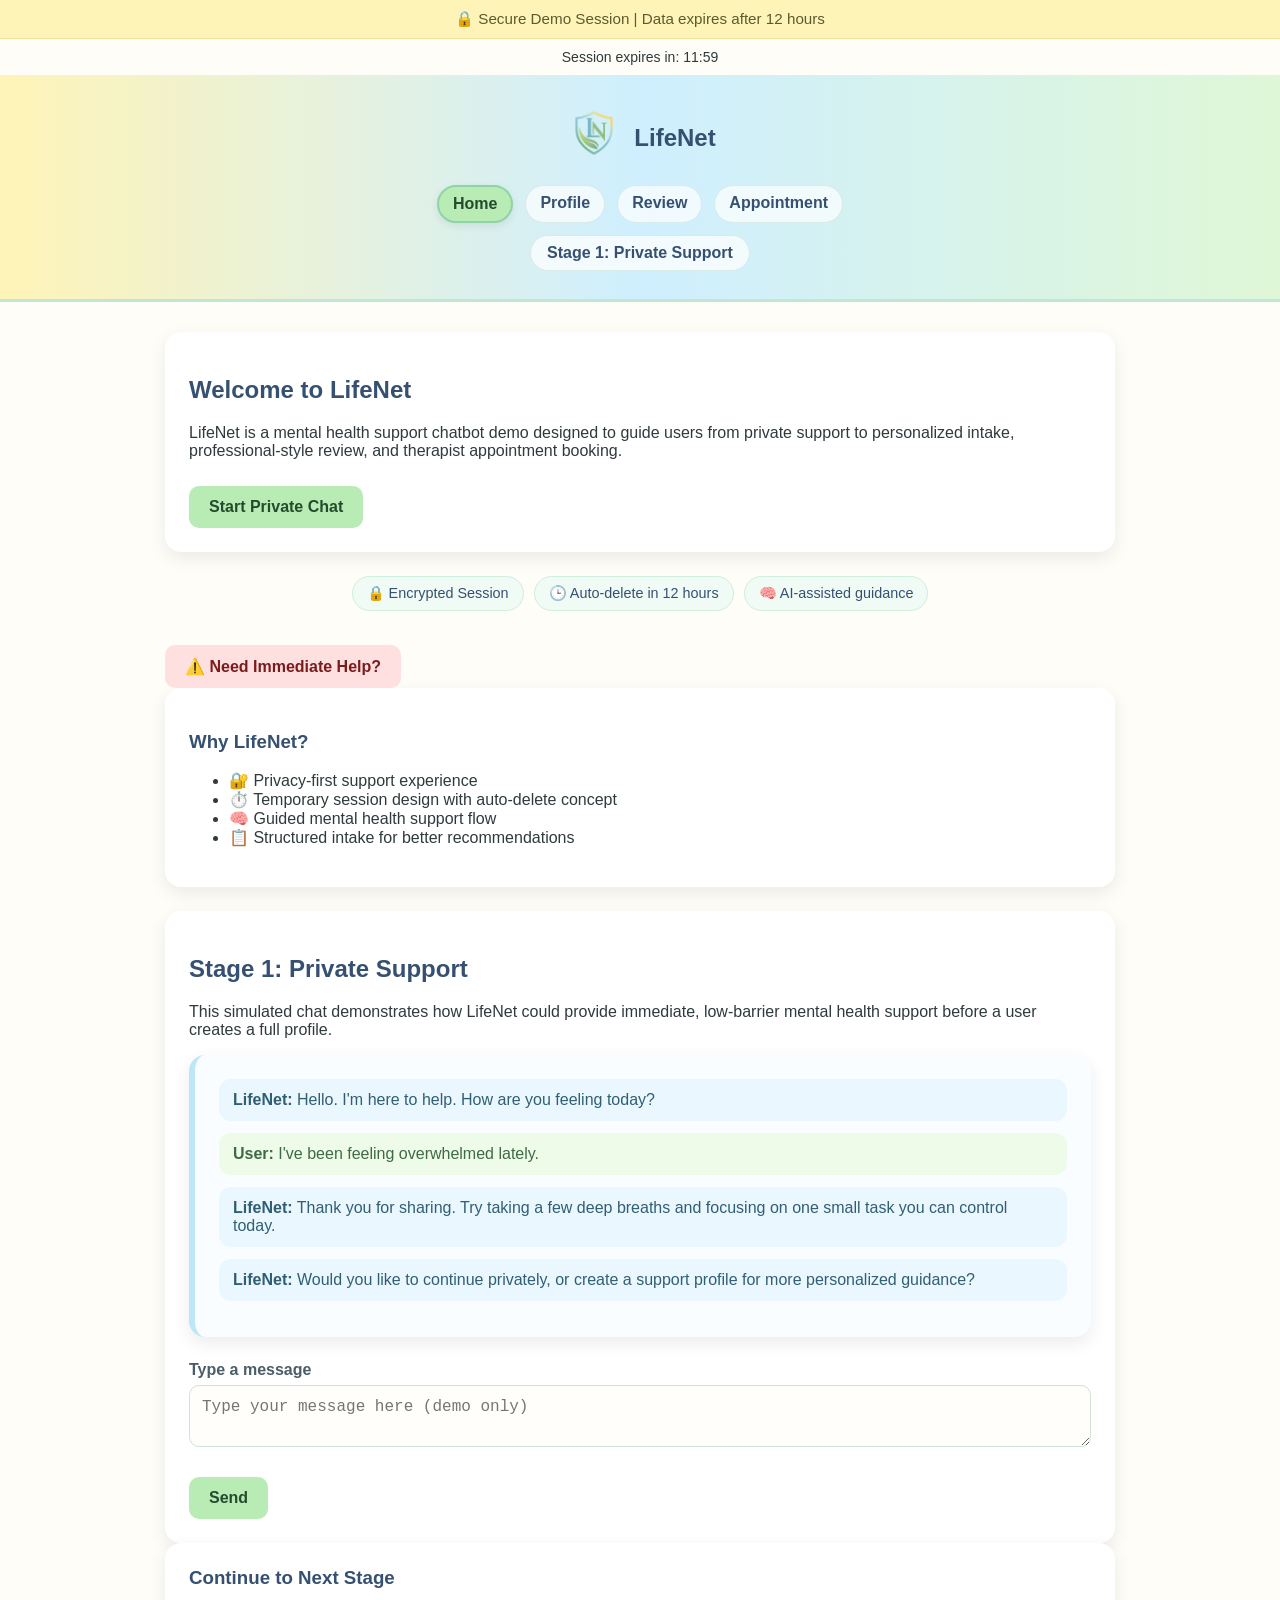
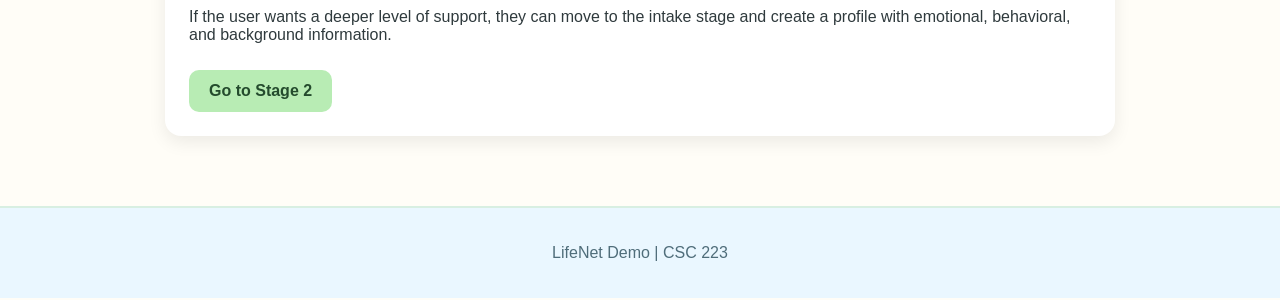
<file: index.html>
<!DOCTYPE html>
<html lang="en">
<head>
  <meta charset="UTF-8">
  <meta name="viewport" content="width=device-width, initial-scale=1.0">
  <title>LifeNet | Private Support</title>
  <link rel="stylesheet" href="style.css">
</head>
<body>

<div class="top-banner">
  🔒 Secure Demo Session | Data expires after 12 hours
</div>

<div id="sessionTimer" style="text-align:center; font-size:14px; margin:10px 0;">
  Session expires in: 12:00
</div>

<header>
  <div class="container app-header">
    <div class="logo-area">
      <img src="logo.png" alt="Life Net Logo" class="logo-img">
      <h1>LifeNet</h1>
    </div>

   <nav class="top-nav">
  <a href="index.html" class="active-tab">Home</a>
  <a href="profile.html">Profile</a>
  <a href="review.html">Review</a>
  <a href="appointment.html">Appointment</a>
</nav>

    <div class="nav-area">
      <p>Stage 1: Private Support</p>
    </div>
  </div>
</header>



<main class="container">

  <section class="welcome">
    <h2>Welcome to LifeNet</h2>
    <p>
      LifeNet is a mental health support chatbot demo designed to guide users
      from private support to personalized intake, professional-style review,
      and therapist appointment booking.
    </p>
    <a href="#chat" class="button">Start Private Chat</a>
  </section>

<div class="security-badges">
  <div class="badge">🔒 Encrypted Session</div>
  <div class="badge">🕒 Auto-delete in 12 hours</div>
  <div class="badge">🧠 AI-assisted guidance</div>
</div>

<button class="button" style="background:#ffe0e0; color:#7a1c1c;" onclick="crisisAlert()">
  ⚠️ Need Immediate Help?
</button>

  <div class="info-box">
    <h3>Why LifeNet?</h3>
    <ul>
      <li>🔐 Privacy-first support experience</li>
      <li>⏱️ Temporary session design with auto-delete concept</li>
      <li>🧠 Guided mental health support flow</li>
      <li>📋 Structured intake for better recommendations</li>
    </ul>
  </div>

  <section class="form-card">
    <h2>Stage 1: Private Support</h2>
    <p>
      This simulated chat demonstrates how LifeNet could provide immediate,
      low-barrier mental health support before a user creates a full profile.
    </p>

    <div class="chat-window">
      <div class="bot">
        <strong>LifeNet:</strong> Hello. I'm here to help. How are you feeling today?
      </div>

      <div class="user">
        <strong>User:</strong> I've been feeling overwhelmed lately.
      </div>

      <div class="bot">
        <strong>LifeNet:</strong> Thank you for sharing. Try taking a few deep breaths and focusing on one small task you can control today.
      </div>

      <div class="bot">
        <strong>LifeNet:</strong> Would you like to continue privately, or create a support profile for more personalized guidance?
      </div>
    </div>

    <label for="demoMessage">Type a message</label>
    <textarea id="demoMessage" placeholder="Type your message here (demo only)"></textarea>

    <button type="button" onclick="demoAlert()">Send</button>
  </section>

  <div class="form-card">
    <h3>Continue to Next Stage</h3>
    <p>
      If the user wants a deeper level of support, they can move to the intake stage
      and create a profile with emotional, behavioral, and background information.
    </p>
    <a href="profile.html" class="button">Go to Stage 2</a>
  </div>

</main>

<footer>
  <p>LifeNet Demo | CSC 223</p>
</footer>

<script src="script.js"></script>
</body>
</html>
</file>
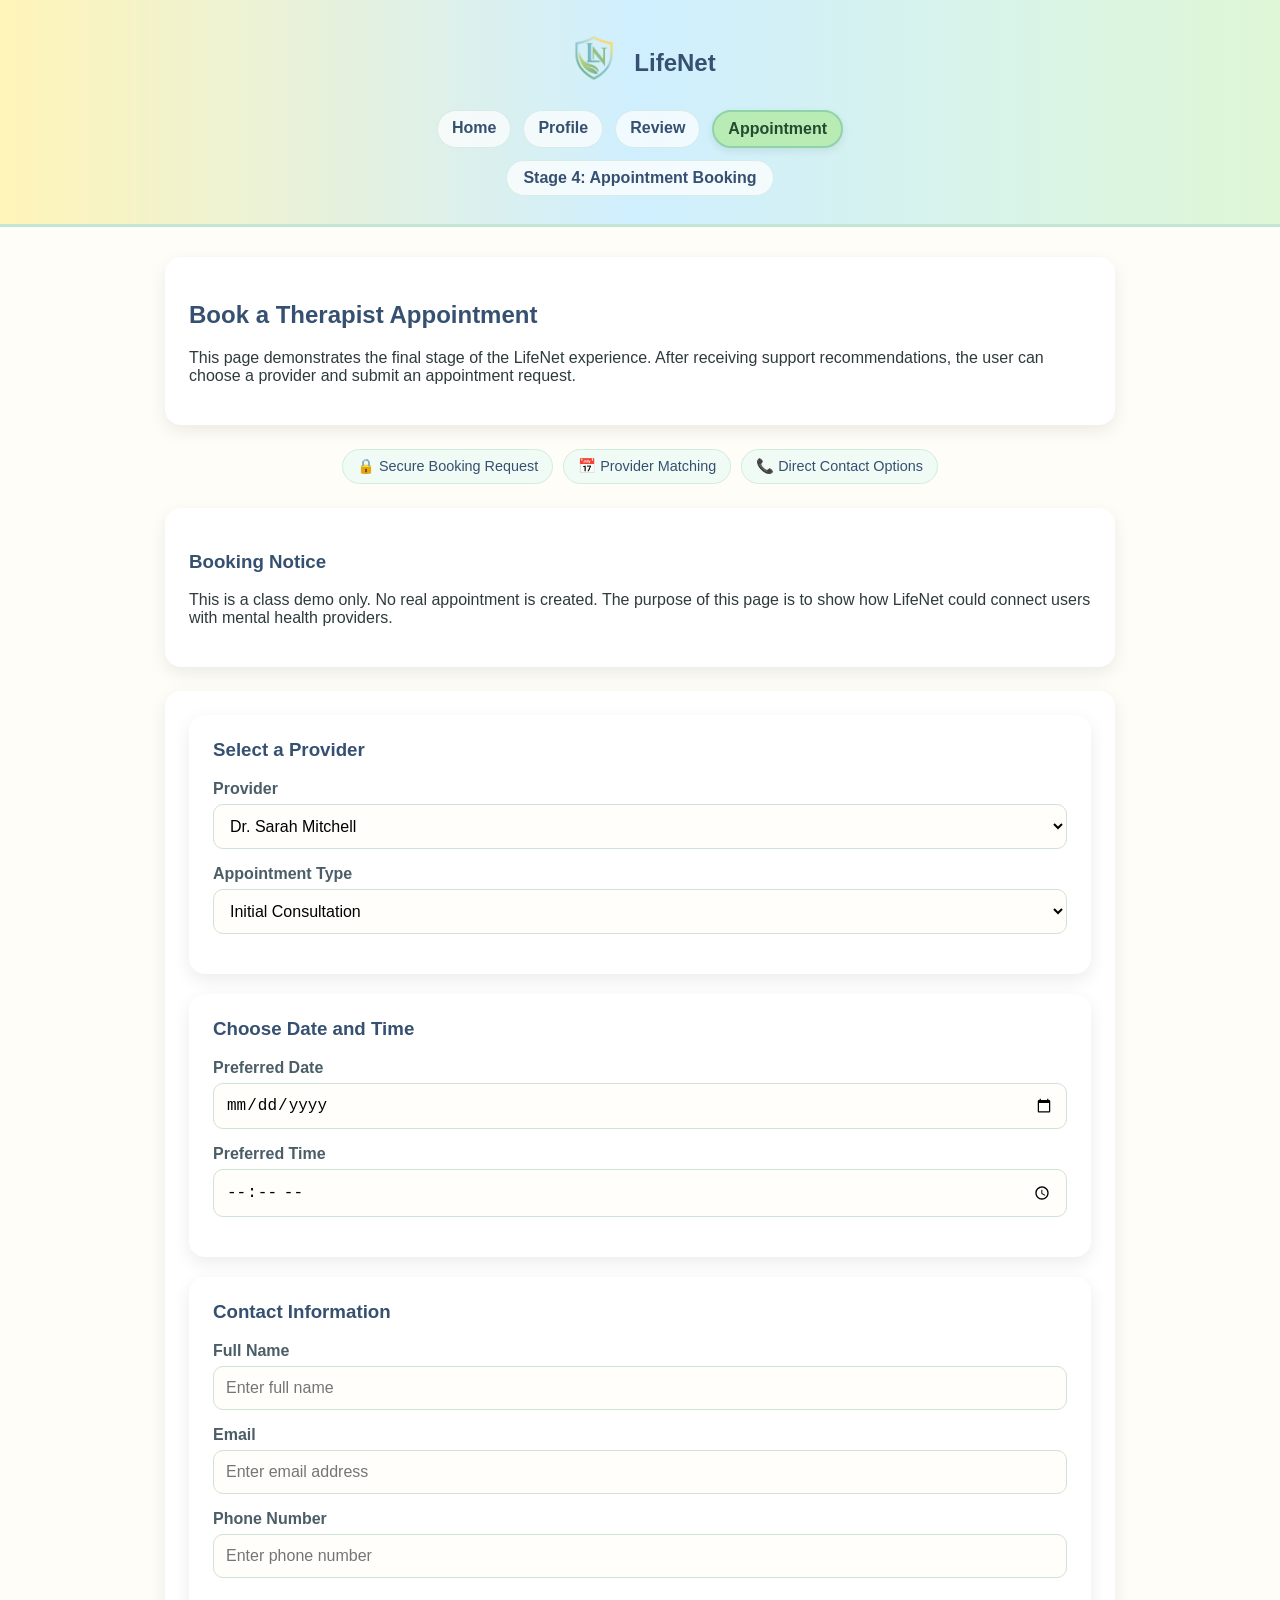
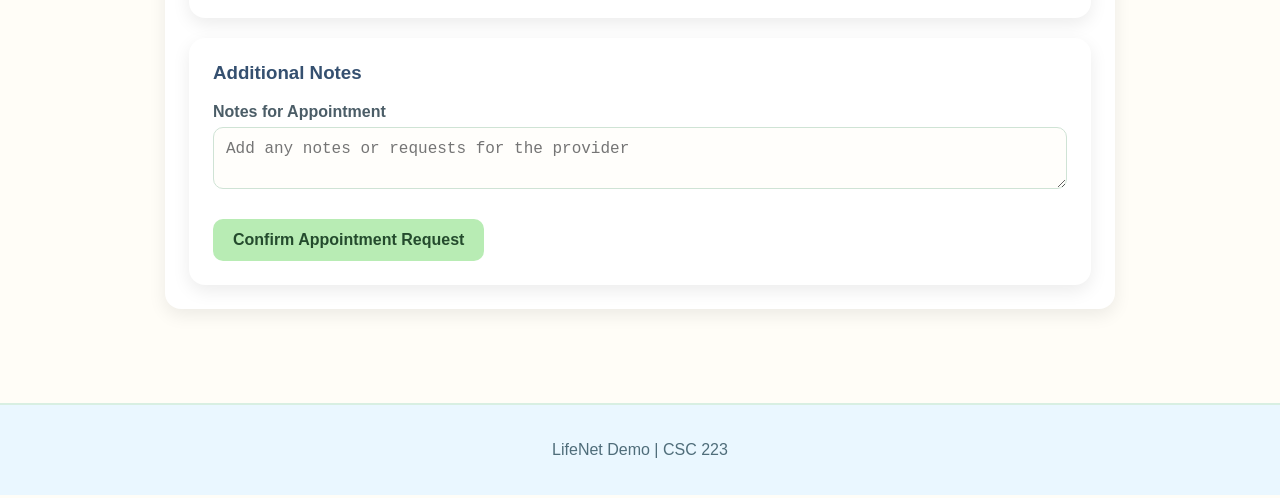
<file: appointment.html>
<!DOCTYPE html>
<html lang="en">
<head>
  <meta charset="UTF-8">
  <meta name="viewport" content="width=device-width, initial-scale=1.0">
  <title>LifeNet | Appointment Booking</title>
  <link rel="stylesheet" href="style.css">
</head>
<body>

<header>
  <div class="container app-header">
    <div class="logo-area">
      <img src="logo.png" alt="Life Net Logo" class="logo-img">
      <h1>LifeNet</h1>
    </div>

   <nav class="top-nav">
  <a href="index.html">Home</a>
  <a href="profile.html">Profile</a>
  <a href="review.html">Review</a>
  <a href="appointment.html" class="active-tab">Appointment</a>
</nav>

    <div class="nav-area">
      <p>Stage 4: Appointment Booking</p>
    </div>
  </div>
</header>

<main class="container">

  <section class="welcome">
    <h2>Book a Therapist Appointment</h2>
    <p>
      This page demonstrates the final stage of the LifeNet experience. After
      receiving support recommendations, the user can choose a provider and submit
      an appointment request.
    </p>
  </section>

<div class="security-badges">
  <div class="badge">🔒 Secure Booking Request</div>
  <div class="badge">📅 Provider Matching</div>
  <div class="badge">📞 Direct Contact Options</div>
</div>


  <div class="info-box">
    <h3>Booking Notice</h3>
    <p>
      This is a class demo only. No real appointment is created. The purpose of
      this page is to show how LifeNet could connect users with mental health providers.
    </p>
  </div>

  <form class="intake-form">

    <div class="form-card">
      <h3>Select a Provider</h3>

      <label for="provider">Provider</label>
      <select id="provider">
        <option>Dr. Sarah Mitchell</option>
        <option>MindCare Wellness Center</option>
        <option>Green Path Counseling</option>
      </select>

      <label for="appointmentType">Appointment Type</label>
      <select id="appointmentType">
        <option>Initial Consultation</option>
        <option>Follow-Up Session</option>
        <option>Virtual Therapy Session</option>
      </select>
    </div>

    <div class="form-card">
      <h3>Choose Date and Time</h3>

      <label for="date">Preferred Date</label>
      <input type="date" id="date">

      <label for="time">Preferred Time</label>
      <input type="time" id="time">
    </div>

    <div class="form-card">
      <h3>Contact Information</h3>

      <label for="fullName">Full Name</label>
      <input type="text" id="fullName" placeholder="Enter full name">

      <label for="email">Email</label>
      <input type="email" id="email" placeholder="Enter email address">

      <label for="phone">Phone Number</label>
      <input type="tel" id="phone" placeholder="Enter phone number">
    </div>

    <div class="form-card">
      <h3>Additional Notes</h3>

      <label for="notes">Notes for Appointment</label>
      <textarea id="notes" placeholder="Add any notes or requests for the provider"></textarea>

      <button type="button" onclick="appointmentAlert()">Confirm Appointment Request</button>
    </div>

  </form>

</main>

<footer>
  <p>LifeNet Demo | CSC 223</p>
</footer>

<script src="script.js"></script>
</body>
</html>
</file>
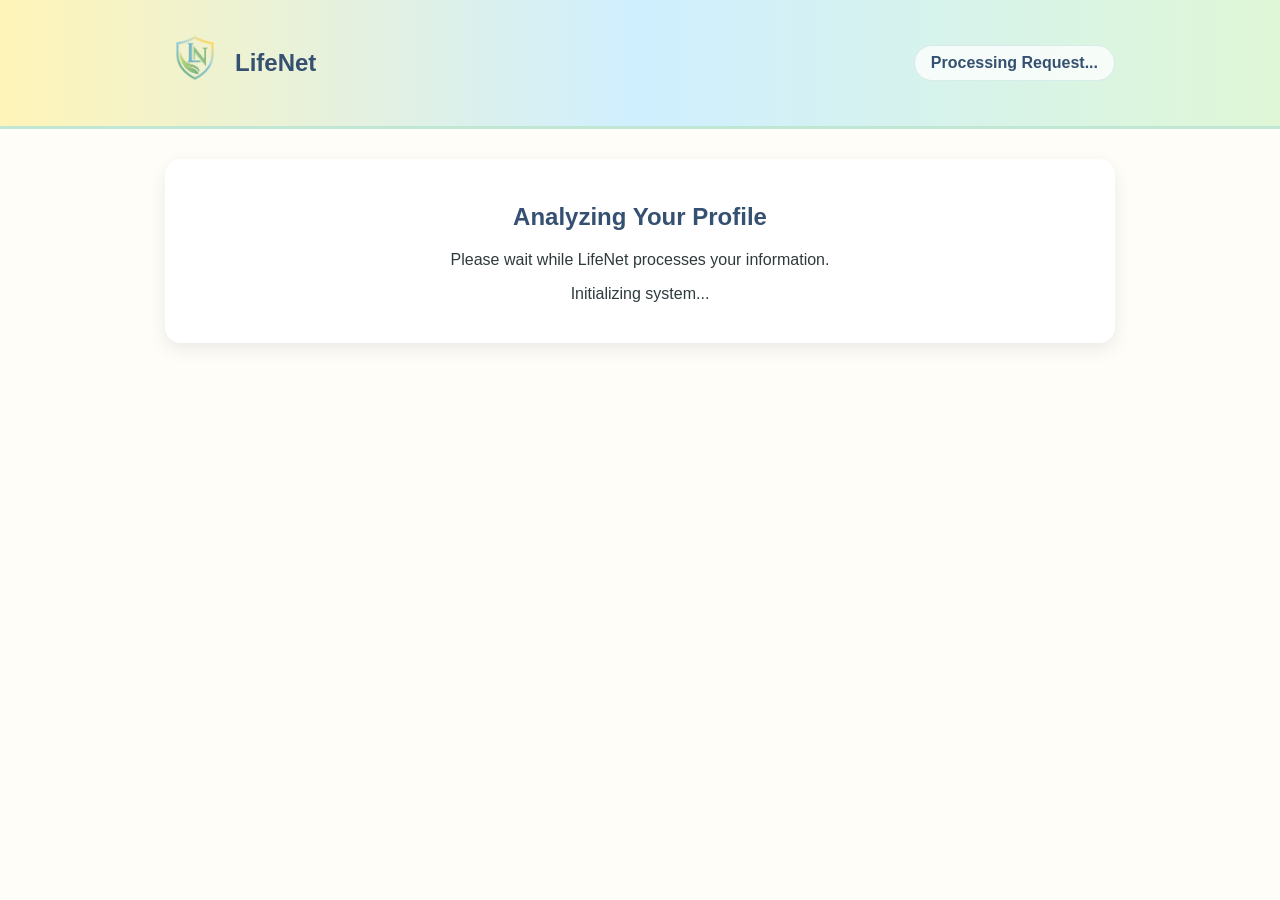
<file: loading.html>
<!DOCTYPE html>
<html lang="en">
<head>
  <meta charset="UTF-8">
  <title>LifeNet | Processing</title>
  <link rel="stylesheet" href="style.css">
</head>
<body>

<header>
  <div class="container header-row">
    <div class="logo-area">
      <img src="logo.png" class="logo-img">
      <h1>LifeNet</h1>
    </div>
    <div class="nav-area">
      <p>Processing Request...</p>
    </div>
  </div>
</header>

<main class="container">

  <section class="form-card" style="text-align:center;">

    <h2>Analyzing Your Profile</h2>
    <p>Please wait while LifeNet processes your information.</p>

    <div class="loader"></div>

    <p id="loadingText">Initializing system...</p>

  </section>

</main>

<script>
  const messages = [
    "Analyzing emotional patterns...",
    "Reviewing behavior data...",
    "Evaluating stress indicators...",
    "Generating recommendations..."
  ];

  let index = 0;

  setInterval(() => {
    document.getElementById("loadingText").innerText = messages[index];
    index = (index + 1) % messages.length;
  }, 1500);

  setTimeout(() => {
    window.location.href = "review.html";
  }, 6000);
</script>

</body>
</html>
</file>
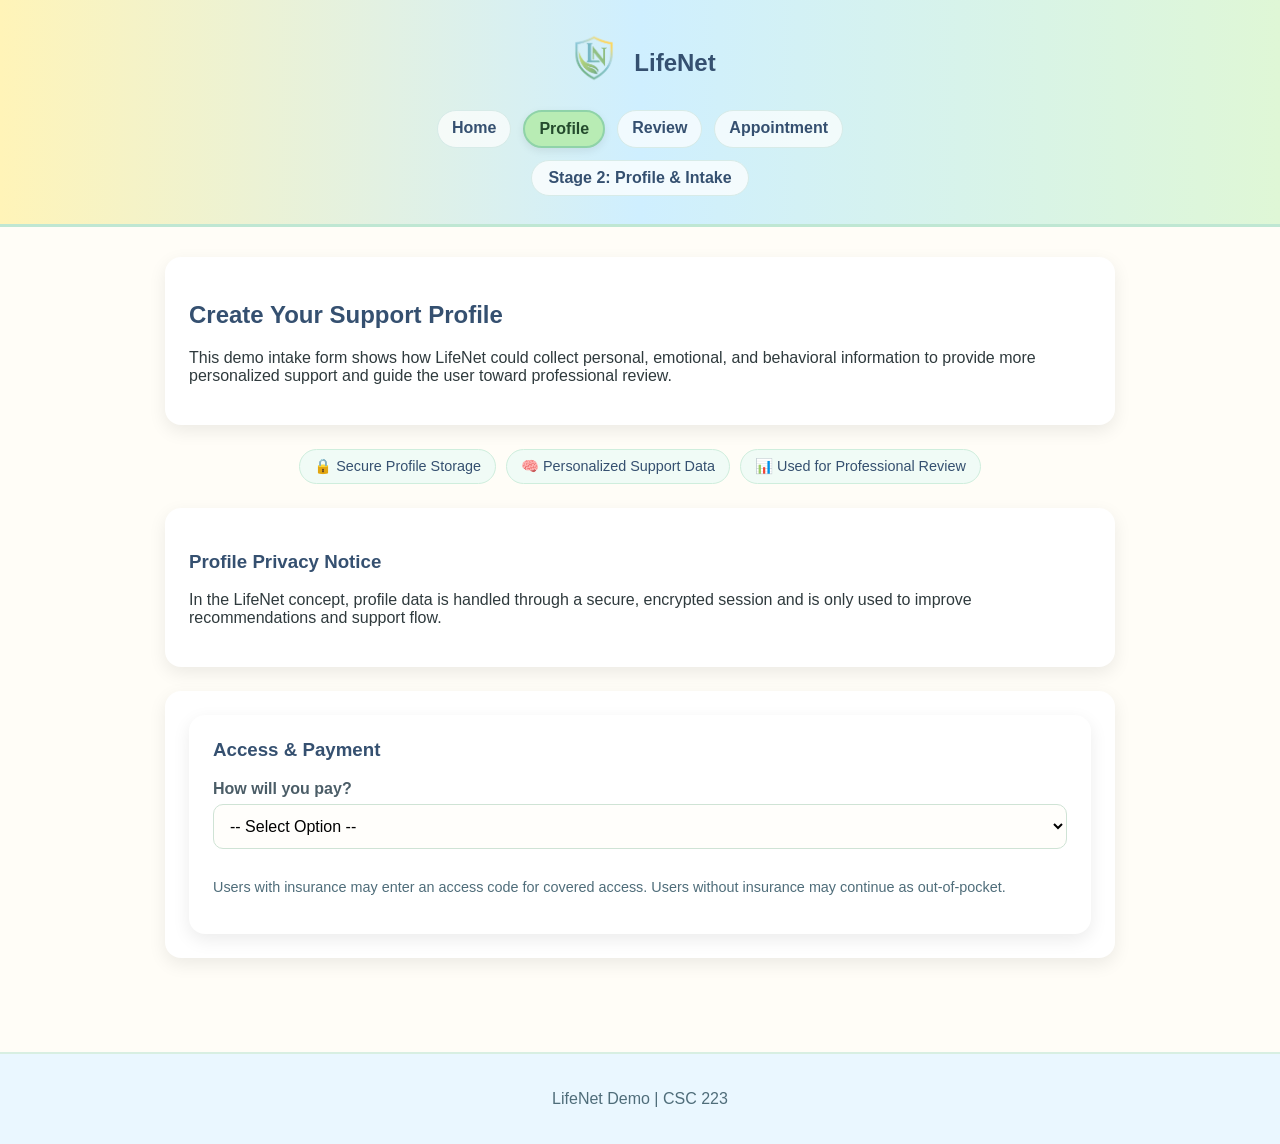
<file: profile.html>
<!DOCTYPE html>
<html lang="en">
<head>
  <meta charset="UTF-8">
  <meta name="viewport" content="width=device-width, initial-scale=1.0">
  <title>LifeNet | Profile</title>
  <link rel="stylesheet" href="style.css">
</head>
<body>

<header>
  <div class="container app-header">
    <div class="logo-area">
      <img src="logo.png" alt="LifeNet Logo" class="logo-img">
      <h1>LifeNet</h1>
    </div>

    <nav class="top-nav">
      <a href="index.html">Home</a>
      <a href="profile.html" class="active-tab">Profile</a>
      <a href="review.html">Review</a>
      <a href="appointment.html">Appointment</a>
    </nav>

    <div class="nav-area">
      <p>Stage 2: Profile & Intake</p>
    </div>
  </div>
</header>

<main class="container">

  <section class="welcome">
    <h2>Create Your Support Profile</h2>
    <p>
      This demo intake form shows how LifeNet could collect personal, emotional,
      and behavioral information to provide more personalized support and guide
      the user toward professional review.
    </p>
  </section>

  <div class="security-badges">
    <div class="badge">🔒 Secure Profile Storage</div>
    <div class="badge">🧠 Personalized Support Data</div>
    <div class="badge">📊 Used for Professional Review</div>
  </div>

  <div class="info-box">
    <h3>Profile Privacy Notice</h3>
    <p>
      In the LifeNet concept, profile data is handled through a secure, encrypted
      session and is only used to improve recommendations and support flow.
    </p>
  </div>

  <form class="intake-form">

    <div class="form-card">
      <h3>Access & Payment</h3>

      <label for="paymentMethod">How will you pay?</label>
      <select id="paymentMethod" onchange="showProfileForm()">
        <option value="">-- Select Option --</option>
        <option value="insurance">Insurance Access Code</option>
        <option value="outofpocket">Out-of-Pocket</option>
      </select>

      <div id="accessCodeSection" style="display:none;">
        <label for="accessCode">Enter Insurance Access Code</label>
        <input type="text" id="accessCode" placeholder="Enter code provided by your insurance">

        <button type="button" onclick="validateCode()">Verify Code</button>

        <p id="codeMessage" style="font-size: 0.9rem; margin-top:10px;"></p>
      </div>

      <p style="font-size: 0.9rem; color:#4f6d7a;">
        Users with insurance may enter an access code for covered access. Users without insurance may continue as out-of-pocket.
      </p>
    </div>

    <div id="profileFormSection" style="display:none;">

      <div class="form-card">
        <h3>Basic Information</h3>

        <label for="name">Full Name</label>
        <input type="text" id="name" placeholder="Enter full name">

        <label for="age">Age</label>
        <input type="number" id="age" placeholder="Enter age">

        <label for="gender">Gender</label>
        <input type="text" id="gender" placeholder="Optional">

        <label for="background">Background / Life Experience</label>
        <textarea id="background" placeholder="Family, upbringing, experiences, or general background"></textarea>
      </div>

      <div class="form-card">
        <h3>Mental Health History</h3>

        <label for="history">Mental Health / Medical History</label>
        <textarea id="history" placeholder="Relevant history for this demo"></textarea>

        <label for="stressors">Current Stressors</label>
        <textarea id="stressors" placeholder="School, work, family, finances, relationships, etc."></textarea>

        <label for="support">Current Support System</label>
        <textarea id="support" placeholder="Friends, family, counseling, or other support"></textarea>
      </div>

      <div class="form-card">
        <h3>Behavior and Emotions</h3>

        <label for="behavior">Behavior Patterns</label>
        <textarea id="behavior" placeholder="How do you usually act under stress?"></textarea>

        <label for="emotions">Emotions</label>
        <textarea id="emotions" placeholder="How have you been feeling recently?"></textarea>

        <label for="thoughts">Thought Process</label>
        <textarea id="thoughts" placeholder="How do you usually think through decisions?"></textarea>

        <label for="personality">Personality Traits</label>
        <textarea id="personality" placeholder="Introvert, extrovert, risk-taking, calm, reserved, etc."></textarea>
      </div>

      <div class="form-card">
        <h3>Next Step</h3>
        <p>
          At the end of this stage, the user can choose to request a professional-style
          review of their intake and receive support recommendations.
        </p>

        <button type="button" onclick="startLoading()">Request Professional Review</button>
      </div>

    </div>

  </form>

</main>

<footer>
  <p>LifeNet Demo | CSC 223</p>
</footer>

<script src="script.js"></script>
</body>
</html>
</file>
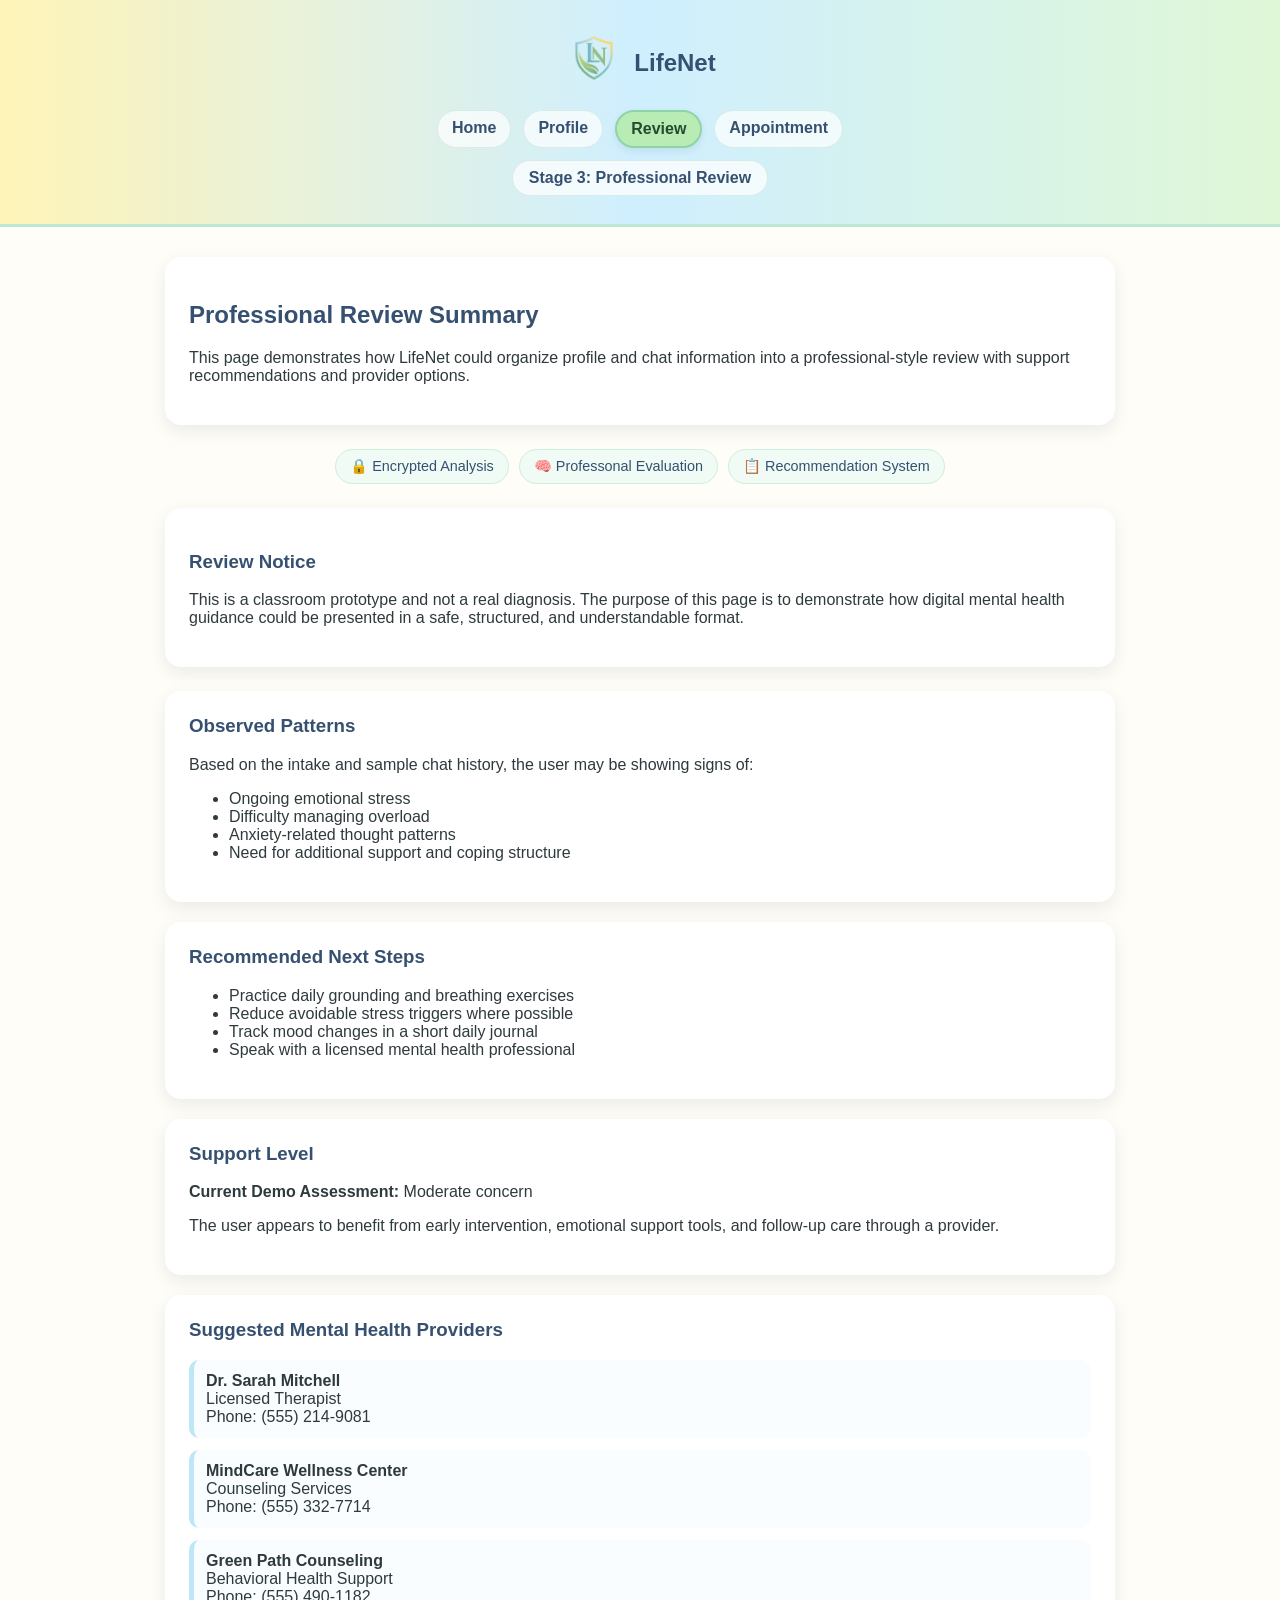
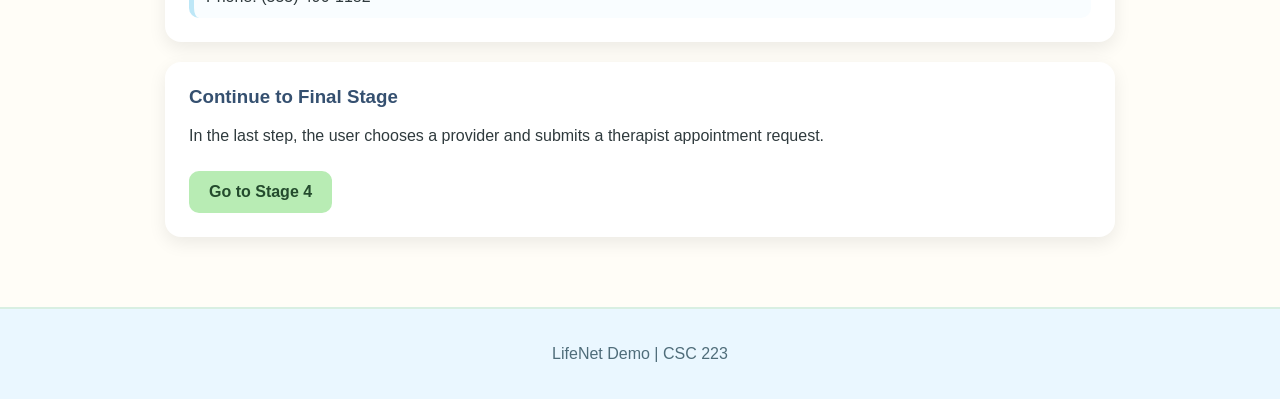
<file: review.html>
<!DOCTYPE html>
<html lang="en">
<head>
  <meta charset="UTF-8">
  <meta name="viewport" content="width=device-width, initial-scale=1.0">
  <title>LifeNet | Professional Review</title>
  <link rel="stylesheet" href="style.css">
</head>
<body>

<header>
  <div class="container app-header">
    <div class="logo-area">
      <img src="logo.png" alt="Life Net Logo" class="logo-img">
      <h1>LifeNet</h1>
    </div>

   <nav class="top-nav">
  <a href="index.html">Home</a>
  <a href="profile.html">Profile</a>
  <a href="review.html" class="active-tab">Review</a>
  <a href="appointment.html">Appointment</a>
</nav>

    <div class="nav-area">
      <p>Stage 3: Professional Review</p>
    </div>
  </div>
</header>

<main class="container">

  <section class="welcome">
    <h2>Professional Review Summary</h2>
    <p>
      This page demonstrates how LifeNet could organize profile and chat information
      into a professional-style review with support recommendations and provider options.
    </p>
  </section>

<div class="security-badges">
  <div class="badge">🔒 Encrypted Analysis</div>
  <div class="badge">🧠 Professonal Evaluation</div>
  <div class="badge">📋 Recommendation System</div>
</div>
  
<div class="info-box">
    <h3>Review Notice</h3>
    <p>
      This is a classroom prototype and not a real diagnosis. The purpose of this page
      is to demonstrate how digital mental health guidance could be presented in a safe,
      structured, and understandable format.
    </p>
  </div>

  <section class="review-grid">

    <div class="form-card">
      <h3>Observed Patterns</h3>
      <p>
        Based on the intake and sample chat history, the user may be showing signs of:
      </p>
      <ul>
        <li>Ongoing emotional stress</li>
        <li>Difficulty managing overload</li>
        <li>Anxiety-related thought patterns</li>
        <li>Need for additional support and coping structure</li>
      </ul>
    </div>

    <div class="form-card">
      <h3>Recommended Next Steps</h3>
      <ul>
        <li>Practice daily grounding and breathing exercises</li>
        <li>Reduce avoidable stress triggers where possible</li>
        <li>Track mood changes in a short daily journal</li>
        <li>Speak with a licensed mental health professional</li>
      </ul>
    </div>

    <div class="form-card">
      <h3>Support Level</h3>
      <p><strong>Current Demo Assessment:</strong> Moderate concern</p>
      <p>
        The user appears to benefit from early intervention, emotional support tools,
        and follow-up care through a provider.
      </p>
    </div>

    <div class="form-card">
      <h3>Suggested Mental Health Providers</h3>

      <div class="provider-card">
        <strong>Dr. Sarah Mitchell</strong><br>
        Licensed Therapist<br>
        Phone: (555) 214-9081
      </div>

      <div class="provider-card">
        <strong>MindCare Wellness Center</strong><br>
        Counseling Services<br>
        Phone: (555) 332-7714
      </div>

      <div class="provider-card">
        <strong>Green Path Counseling</strong><br>
        Behavioral Health Support<br>
        Phone: (555) 490-1182
      </div>
    </div>

  </section>

  <div class="form-card">
    <h3>Continue to Final Stage</h3>
    <p>
      In the last step, the user chooses a provider and submits a therapist appointment request.
    </p>
    <a href="appointment.html" class="button">Go to Stage 4</a>
  </div>

</main>

<footer>
  <p>LifeNet Demo | CSC 223</p>
</footer>

<script src="script.js"></script>
</body>
</html>
</file>
<file: style.css>
body {
  font-family: Arial, sans-serif;
  margin: 0;
  background: #fffdf7;
  color: #2f3a3d;
}

.container {
  width: 90%;
  max-width: 950px;
  margin: auto;
}

header {
  background: linear-gradient(to right, #fff4b8, #cfefff, #dff7d6);
  padding: 28px 20px;
  text-align: center;
  border-bottom: 3px solid #bfe7d3;
}

header h1 {
  margin: 0;
  font-size: 2.2rem;
  color: #355070;
}

header p {
  margin-top: 8px;
  color: #4f6d7a;
  font-size: 1rem;
}

main {
  padding: 30px 0;
}

h2, h3 {
  color: #355070;
}
.header-box {
  display: flex;
  flex-direction: column;
  align-items: center;
}

.logo-img {
  width: 90px;
  height: auto;
  margin-bottom: 10px;
}

.welcome,
form,
.chat-window,
.next-step,
.info-box {
  background: white;
  border-radius: 16px;
  padding: 24px;
  box-shadow: 0 6px 18px rgba(0, 0, 0, 0.08);
  margin-bottom: 24px;
}

.button,
button {
  display: inline-block;
  background: #b8ecb4;
  color: #244b2d;
  text-decoration: none;
  border: none;
  border-radius: 10px;
  padding: 12px 20px;
  font-size: 1rem;
  cursor: pointer;
  margin-top: 10px;
  font-weight: bold;
}

.button:hover,
button:hover {
  background: #a4e29f;
}

.chat-box {
  margin-top: 30px;
}

.chat-window {
  background: #f9fdff;
  border-left: 6px solid #bde7f7;
}

.bot {
  background: #eaf7ff;
  padding: 12px 14px;
  border-radius: 12px;
  margin-bottom: 12px;
  color: #305f72;
}

.user {
  background: #eefbe8;
  padding: 12px 14px;
  border-radius: 12px;
  margin-bottom: 12px;
  color: #3e6b43;
}

textarea,
input,
select {
  width: 100%;
  padding: 12px;
  margin-top: 6px;
  margin-bottom: 16px;
  border: 1px solid #cfe3d5;
  border-radius: 10px;
  font-size: 1rem;
  box-sizing: border-box;
  background: #fffefb;
}

label {
  font-weight: bold;
  color: #4b5d67;
}

footer {
  text-align: center;
  margin-top: 40px;
  padding: 20px;
  background: #eaf7ff;
  color: #4f6d7a;
  border-top: 2px solid #d8efe2;
}

.next-step p {
  margin-top: 0;
}

@media (max-width: 768px) {
  header h1 {
    font-size: 1.8rem;
  }

  .welcome,
  form,
  .chat-window,
  .next-step {
    padding: 18px;
  }
}
.header-row {
  display: flex;
  justify-content: space-between;
  align-items: center;
}

.logo-area {
  display: flex;
  align-items: center;
  gap: 10px;
}

.logo-img {
  width: 60px;
}

.logo-area h1 {
  font-size: 1.5rem;
  margin: 0;
}

.nav-area p {
  font-weight: bold;
  color: #355070;
}
.intake-form {
  display: grid;
  gap: 20px;
}

.form-card {
  background: white;
  border-radius: 16px;
  padding: 24px;
  box-shadow: 0 6px 18px rgba(0, 0, 0, 0.08);
}

.form-card h3 {
  margin-top: 0;
}
.review-grid {
  display: grid;
  gap: 20px;
  margin-bottom: 20px;
}

.provider-card {
  background: #f9fdff;
  border-left: 5px solid #bde7f7;
  padding: 12px;
  border-radius: 10px;
  margin-top: 12px;
}
.top-banner {
  background: #fff4b8;
  text-align: center;
  padding: 10px;
  font-size: 0.95rem;
  color: #5c5a2e;
  border-bottom: 1px solid #efe19c;
}
.app-header {
  display: flex;
  flex-direction: column;
  align-items: center;
  gap: 12px;
}

.top-nav {
  display: flex;
  gap: 12px;
  flex-wrap: wrap;
  justify-content: center;
}

.top-nav a {
  text-decoration: none;
  background: rgba(255, 255, 255, 0.7);
  color: #355070;
  padding: 8px 14px;
  border-radius: 999px;
  font-weight: bold;
  border: 1px solid #d7ebe8;
}

.top-nav a:hover {
  background: #ffffff;
}

.nav-area p {
  margin: 0;
  font-weight: bold;
  color: #355070;
}
.top-nav a.active-tab {
  background: #b8ecb4;
  color: #244b2d;
  border: 2px solid #8fd3a8;
  box-shadow: 0 3px 8px rgba(0, 0, 0, 0.08);
}
.nav-area p {
  margin: 0;
  font-weight: bold;
  color: #355070;
  background: rgba(255, 255, 255, 0.75);
  padding: 8px 16px;
  border-radius: 999px;
  border: 1px solid #d7ebe8;
}
.security-badges {
  display: flex;
  justify-content: center;
  gap: 10px;
  flex-wrap: wrap;
  margin: 15px 0 24px 0;
}

.badge {
  background: #f0fbf6;
  border: 1px solid #cfeedd;
  padding: 8px 14px;
  border-radius: 999px;
  font-size: 0.9rem;
  color: #355070;
}
</file>
